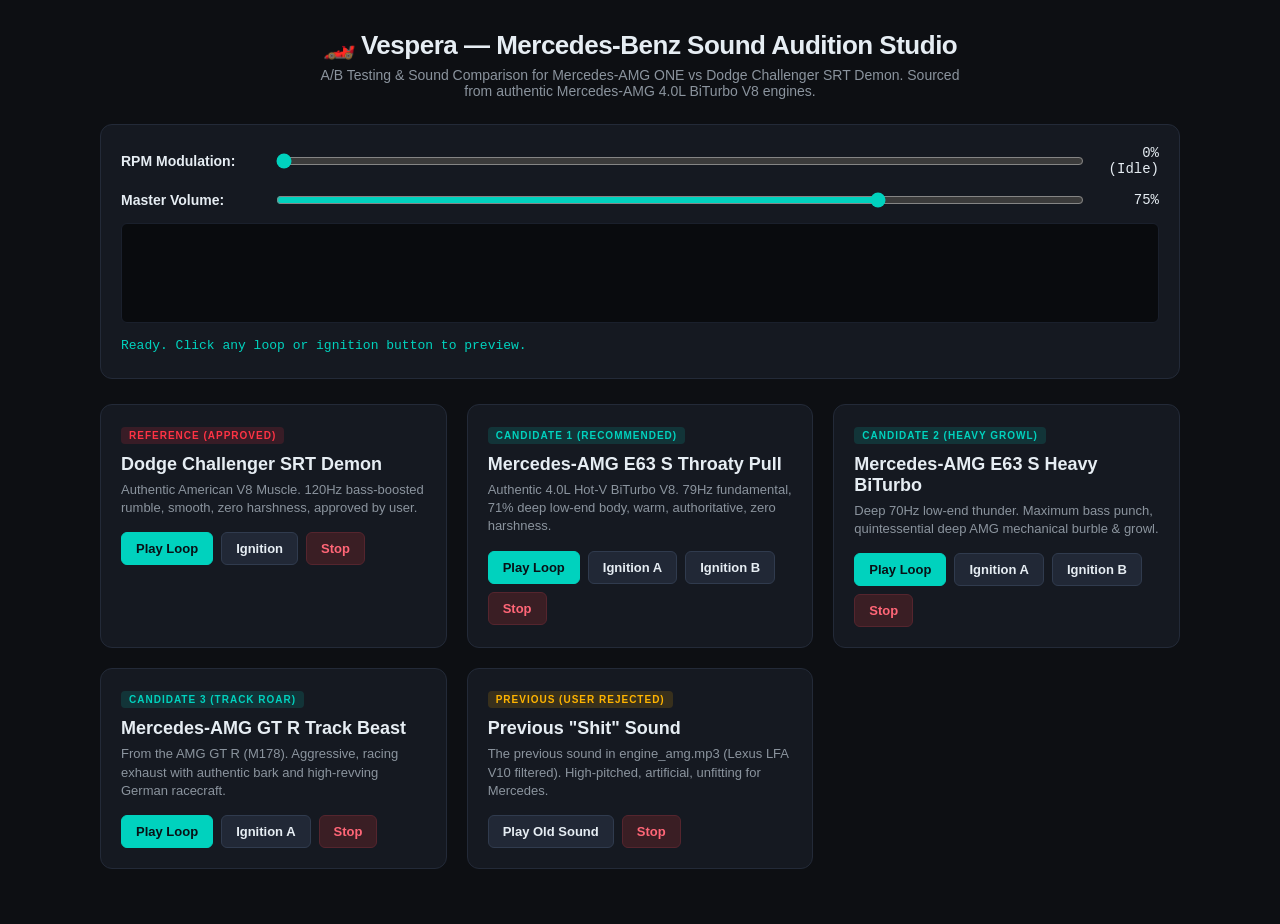
<file: assets/test_preview.html>
<!DOCTYPE html>
<html lang="en">
<head>
<meta charset="UTF-8">
<meta name="viewport" content="width=device-width, initial-scale=1.0">
<title>Vespera — Mercedes Car Audio Audition Studio</title>
<style>
  :root {
    --bg: #0d0f13;
    --card: #151921;
    --card-border: #232a38;
    --accent-amg: #00d2be; /* Mercedes Petronas / AMG Cyan */
    --accent-demon: #ff3344;
    --text: #e6edf3;
    --text-dim: #8b949e;
  }
  * { box-sizing: border-box; margin: 0; padding: 0; }
  body {
    background: var(--bg);
    color: var(--text);
    font-family: -apple-system, BlinkMacSystemFont, "Segoe UI", Roboto, Helvetica, Arial, sans-serif;
    padding: 30px 20px;
    display: flex;
    flex-direction: column;
    align-items: center;
  }
  h1 { font-size: 26px; margin-bottom: 6px; letter-spacing: -0.5px; }
  .subtitle { color: var(--text-dim); font-size: 14px; margin-bottom: 25px; text-align: center; max-width: 650px; }
  .grid {
    display: grid;
    grid-template-columns: repeat(auto-fit, minmax(320px, 1fr));
    gap: 20px;
    width: 100%;
    max-width: 1080px;
    margin-bottom: 25px;
  }
  .card {
    background: var(--card);
    border: 1px solid var(--card-border);
    border-radius: 12px;
    padding: 20px;
    position: relative;
    transition: transform 0.15s, border-color 0.15s;
  }
  .card.active {
    border-color: var(--accent-amg);
    box-shadow: 0 0 16px rgba(0, 210, 190, 0.25);
  }
  .card.demon.active {
    border-color: var(--accent-demon);
    box-shadow: 0 0 16px rgba(255, 51, 68, 0.25);
  }
  .tag {
    font-size: 10px;
    text-transform: uppercase;
    letter-spacing: 1px;
    font-weight: 700;
    padding: 3px 8px;
    border-radius: 4px;
    display: inline-block;
    margin-bottom: 10px;
  }
  .tag-amg { background: rgba(0, 210, 190, 0.15); color: var(--accent-amg); }
  .tag-demon { background: rgba(255, 51, 68, 0.15); color: var(--accent-demon); }
  .tag-old { background: rgba(255, 180, 0, 0.15); color: #ffb400; }
  .card-title { font-size: 18px; font-weight: 600; margin-bottom: 6px; }
  .card-desc { font-size: 13px; color: var(--text-dim); line-height: 1.4; margin-bottom: 15px; }
  .btn-group { display: flex; gap: 8px; flex-wrap: wrap; }
  button {
    background: #212836;
    color: var(--text);
    border: 1px solid #303b4e;
    padding: 8px 14px;
    border-radius: 6px;
    font-size: 13px;
    font-weight: 600;
    cursor: pointer;
    transition: background 0.15s, color 0.15s;
  }
  button:hover { background: #2d374a; }
  button.btn-primary { background: var(--accent-amg); color: #081116; border-color: var(--accent-amg); }
  button.btn-primary:hover { background: #33e1d1; }
  button.btn-stop { background: #3a1e24; color: #ff6677; border-color: #55252e; }
  button.btn-stop:hover { background: #4a242c; }

  /* Controls Panel */
  .control-panel {
    background: var(--card);
    border: 1px solid var(--card-border);
    border-radius: 12px;
    padding: 20px;
    width: 100%;
    max-width: 1080px;
    margin-bottom: 25px;
    display: flex;
    flex-direction: column;
    gap: 15px;
  }
  .slider-row {
    display: flex;
    align-items: center;
    gap: 15px;
  }
  .slider-label { width: 140px; font-size: 14px; font-weight: 600; }
  input[type=range] {
    flex: 1;
    accent-color: var(--accent-amg);
    cursor: pointer;
  }
  .slider-val { width: 60px; text-align: right; font-family: monospace; font-size: 14px; }
  canvas {
    width: 100%;
    height: 100px;
    background: #090b0e;
    border-radius: 6px;
    border: 1px solid #1a202c;
  }
  .status-bar {
    font-size: 13px;
    color: var(--accent-amg);
    font-family: monospace;
    min-height: 20px;
  }
</style>
</head>
<body>

<h1>🏎️ Vespera — Mercedes-Benz Sound Audition Studio</h1>
<p class="subtitle">A/B Testing & Sound Comparison for Mercedes-AMG ONE vs Dodge Challenger SRT Demon. Sourced from authentic Mercedes-AMG 4.0L BiTurbo V8 engines.</p>

<div class="control-panel">
  <div class="slider-row">
    <span class="slider-label">RPM Modulation:</span>
    <input type="range" id="rpmSlider" min="0" max="1" step="0.01" value="0">
    <span class="slider-val" id="rpmVal">0% (Idle)</span>
  </div>
  <div class="slider-row">
    <span class="slider-label">Master Volume:</span>
    <input type="range" id="volSlider" min="0" max="1" step="0.01" value="0.75">
    <span class="slider-val" id="volVal">75%</span>
  </div>
  <canvas id="vizCanvas"></canvas>
  <div class="status-bar" id="statusBar">Ready. Click any loop or ignition button to preview.</div>
</div>

<div class="grid">
  <!-- Reference: Dodge Challenger -->
  <div class="card demon" id="card-demon">
    <span class="tag tag-demon">Reference (Approved)</span>
    <div class="card-title">Dodge Challenger SRT Demon</div>
    <div class="card-desc">Authentic American V8 Muscle. 120Hz bass-boosted rumble, smooth, zero harshness, approved by user.</div>
    <div class="btn-group">
      <button class="btn-primary" onclick="playEngine('audio/engine_demon.mp3', 'card-demon', 'Dodge Challenger SRT Demon')">Play Loop</button>
      <button onclick="playStart('audio/engine_start_demon.mp3', 'Dodge Demon Starter')">Ignition</button>
      <button class="btn-stop" onclick="stopEngine()">Stop</button>
    </div>
  </div>

  <!-- Candidate 1: E63 BiTurbo Pull -->
  <div class="card" id="card-cand1">
    <span class="tag tag-amg">Candidate 1 (Recommended)</span>
    <div class="card-title">Mercedes-AMG E63 S Throaty Pull</div>
    <div class="card-desc">Authentic 4.0L Hot-V BiTurbo V8. 79Hz fundamental, 71% deep low-end body, warm, authoritative, zero harshness.</div>
    <div class="btn-group">
      <button class="btn-primary" onclick="playEngine('audio/test_amg_cand1.mp3', 'card-cand1', 'Mercedes-AMG Candidate 1 (E63 Throaty Pull)')">Play Loop</button>
      <button onclick="playStart('audio/test_start_cand1.mp3', 'AMG GT R Starter')">Ignition A</button>
      <button onclick="playStart('audio/test_start_cand2.mp3', 'E63 Starter')">Ignition B</button>
      <button class="btn-stop" onclick="stopEngine()">Stop</button>
    </div>
  </div>

  <!-- Candidate 2: E63 Heavy Growl -->
  <div class="card" id="card-cand2">
    <span class="tag tag-amg">Candidate 2 (Heavy Growl)</span>
    <div class="card-title">Mercedes-AMG E63 S Heavy BiTurbo</div>
    <div class="card-desc">Deep 70Hz low-end thunder. Maximum bass punch, quintessential deep AMG mechanical burble & growl.</div>
    <div class="btn-group">
      <button class="btn-primary" onclick="playEngine('audio/test_amg_cand2.mp3', 'card-cand2', 'Mercedes-AMG Candidate 2 (E63 Heavy Growl)')">Play Loop</button>
      <button onclick="playStart('audio/test_start_cand1.mp3', 'AMG GT R Starter')">Ignition A</button>
      <button onclick="playStart('audio/test_start_cand2.mp3', 'E63 Starter')">Ignition B</button>
      <button class="btn-stop" onclick="stopEngine()">Stop</button>
    </div>
  </div>

  <!-- Candidate 3: AMG GT R Track -->
  <div class="card" id="card-cand3">
    <span class="tag tag-amg">Candidate 3 (Track Roar)</span>
    <div class="card-title">Mercedes-AMG GT R Track Beast</div>
    <div class="card-desc">From the AMG GT R (M178). Aggressive, racing exhaust with authentic bark and high-revving German racecraft.</div>
    <div class="btn-group">
      <button class="btn-primary" onclick="playEngine('audio/test_amg_cand3.mp3', 'card-cand3', 'Mercedes-AMG Candidate 3 (GT R Track)')">Play Loop</button>
      <button onclick="playStart('audio/test_start_cand1.mp3', 'AMG GT R Starter')">Ignition A</button>
      <button class="btn-stop" onclick="stopEngine()">Stop</button>
    </div>
  </div>

  <!-- Old Sound: Lexus LFA (For Comparison) -->
  <div class="card" id="card-old">
    <span class="tag tag-old">Previous (User Rejected)</span>
    <div class="card-title">Previous "Shit" Sound</div>
    <div class="card-desc">The previous sound in engine_amg.mp3 (Lexus LFA V10 filtered). High-pitched, artificial, unfitting for Mercedes.</div>
    <div class="btn-group">
      <button onclick="playEngine('audio/engine_amg.mp3', 'card-old', 'Previous Sound (Rejected)')">Play Old Sound</button>
      <button class="btn-stop" onclick="stopEngine()">Stop</button>
    </div>
  </div>
</div>

<script>
  var audioCtx = null;
  var currentSource = null;
  var currentGain = null;
  var analyser = null;
  var currentCardId = null;
  var currentRpm = 0;
  var currentBaseRate = 0.88;
  var currentMaxRate = 1.36;

  function initAudio() {
    if (!audioCtx) {
      audioCtx = new (window.AudioContext || window.webkitAudioContext)();
      analyser = audioCtx.createAnalyser();
      analyser.fftSize = 512;
      analyser.connect(audioCtx.destination);
      drawViz();
    }
    if (audioCtx.state === 'suspended') {
      audioCtx.resume();
    }
  }

  function playEngine(url, cardId, title) {
    initAudio();
    stopEngine();

    fetch(url)
      .then(res => res.arrayBuffer())
      .then(buf => audioCtx.decodeAudioData(buf))
      .then(decoded => {
        var src = audioCtx.createBufferSource();
        src.buffer = decoded;
        src.loop = true;

        var gain = audioCtx.createGain();
        var vol = parseFloat(document.getElementById('volSlider').value);
        gain.gain.value = vol * (0.35 + currentRpm * 0.4);

        var rate = currentBaseRate + currentRpm * (currentMaxRate - currentBaseRate);
        src.playbackRate.value = rate;

        src.connect(gain);
        gain.connect(analyser);
        src.start(0);

        currentSource = src;
        currentGain = gain;
        currentCardId = cardId;

        document.querySelectorAll('.card').forEach(c => c.classList.remove('active'));
        if (cardId) document.getElementById(cardId).classList.add('active');

        document.getElementById('statusBar').innerText = 'Playing loop: ' + title + ' @ ' + (rate.toFixed(2)) + 'x rate';
      })
      .catch(err => {
        document.getElementById('statusBar').innerText = 'Error loading audio: ' + err;
      });
  }

  function playStart(url, title) {
    initAudio();
    fetch(url)
      .then(res => res.arrayBuffer())
      .then(buf => audioCtx.decodeAudioData(buf))
      .then(decoded => {
        var src = audioCtx.createBufferSource();
        src.buffer = decoded;
        var gain = audioCtx.createGain();
        var vol = parseFloat(document.getElementById('volSlider').value);
        gain.gain.value = vol * 0.85;
        src.connect(gain);
        gain.connect(analyser);
        src.start(0);
        document.getElementById('statusBar').innerText = 'Ignition: ' + title;
      });
  }

  function stopEngine() {
    if (currentSource) {
      try {
        currentSource.stop();
        currentSource.disconnect();
      } catch(e) {}
      currentSource = null;
    }
    if (currentGain) {
      try { currentGain.disconnect(); } catch(e) {}
      currentGain = null;
    }
    document.querySelectorAll('.card').forEach(c => c.classList.remove('active'));
    document.getElementById('statusBar').innerText = 'Engine stopped.';
  }

  // Slider events
  document.getElementById('rpmSlider').addEventListener('input', function(e) {
    currentRpm = parseFloat(e.target.value);
    var pct = Math.round(currentRpm * 100);
    document.getElementById('rpmVal').innerText = pct + '% ' + (pct === 0 ? '(Idle)' : (pct > 80 ? '(Redline)' : '(Cruising)'));

    if (currentSource && audioCtx) {
      var rate = currentBaseRate + currentRpm * (currentMaxRate - currentBaseRate);
      currentSource.playbackRate.setTargetAtTime(rate, audioCtx.currentTime, 0.05);
      var vol = parseFloat(document.getElementById('volSlider').value);
      currentGain.gain.setTargetAtTime(vol * (0.35 + currentRpm * 0.4), audioCtx.currentTime, 0.05);
      document.getElementById('statusBar').innerText = 'RPM modulated: ' + (rate.toFixed(2)) + 'x rate';
    }
  });

  document.getElementById('volSlider').addEventListener('input', function(e) {
    var v = parseFloat(e.target.value);
    document.getElementById('volVal').innerText = Math.round(v * 100) + '%';
    if (currentGain && audioCtx) {
      currentGain.gain.setTargetAtTime(v * (0.35 + currentRpm * 0.4), audioCtx.currentTime, 0.05);
    }
  });

  // Visualizer
  function drawViz() {
    requestAnimationFrame(drawViz);
    if (!analyser) return;
    var canvas = document.getElementById('vizCanvas');
    var ctx = canvas.getContext('2d');
    var width = canvas.width = canvas.offsetWidth;
    var height = canvas.height = canvas.offsetHeight;

    var data = new Uint8Array(analyser.frequencyBinCount);
    analyser.getByteFrequencyData(data);

    ctx.fillStyle = '#090b0e';
    ctx.fillRect(0, 0, width, height);

    var barWidth = (width / data.length) * 2.2;
    var x = 0;
    for (var i = 0; i < data.length; i++) {
      var barHeight = (data[i] / 255) * height;
      var hue = 175 + (i / data.length) * 40;
      ctx.fillStyle = 'hsl(' + hue + ', 85%, ' + (25 + data[i] / 5) + '%)';
      ctx.fillRect(x, height - barHeight, barWidth - 1, barHeight);
      x += barWidth;
      if (x > width) break;
    }
  }
</script>

</body>
</html>
</file>
